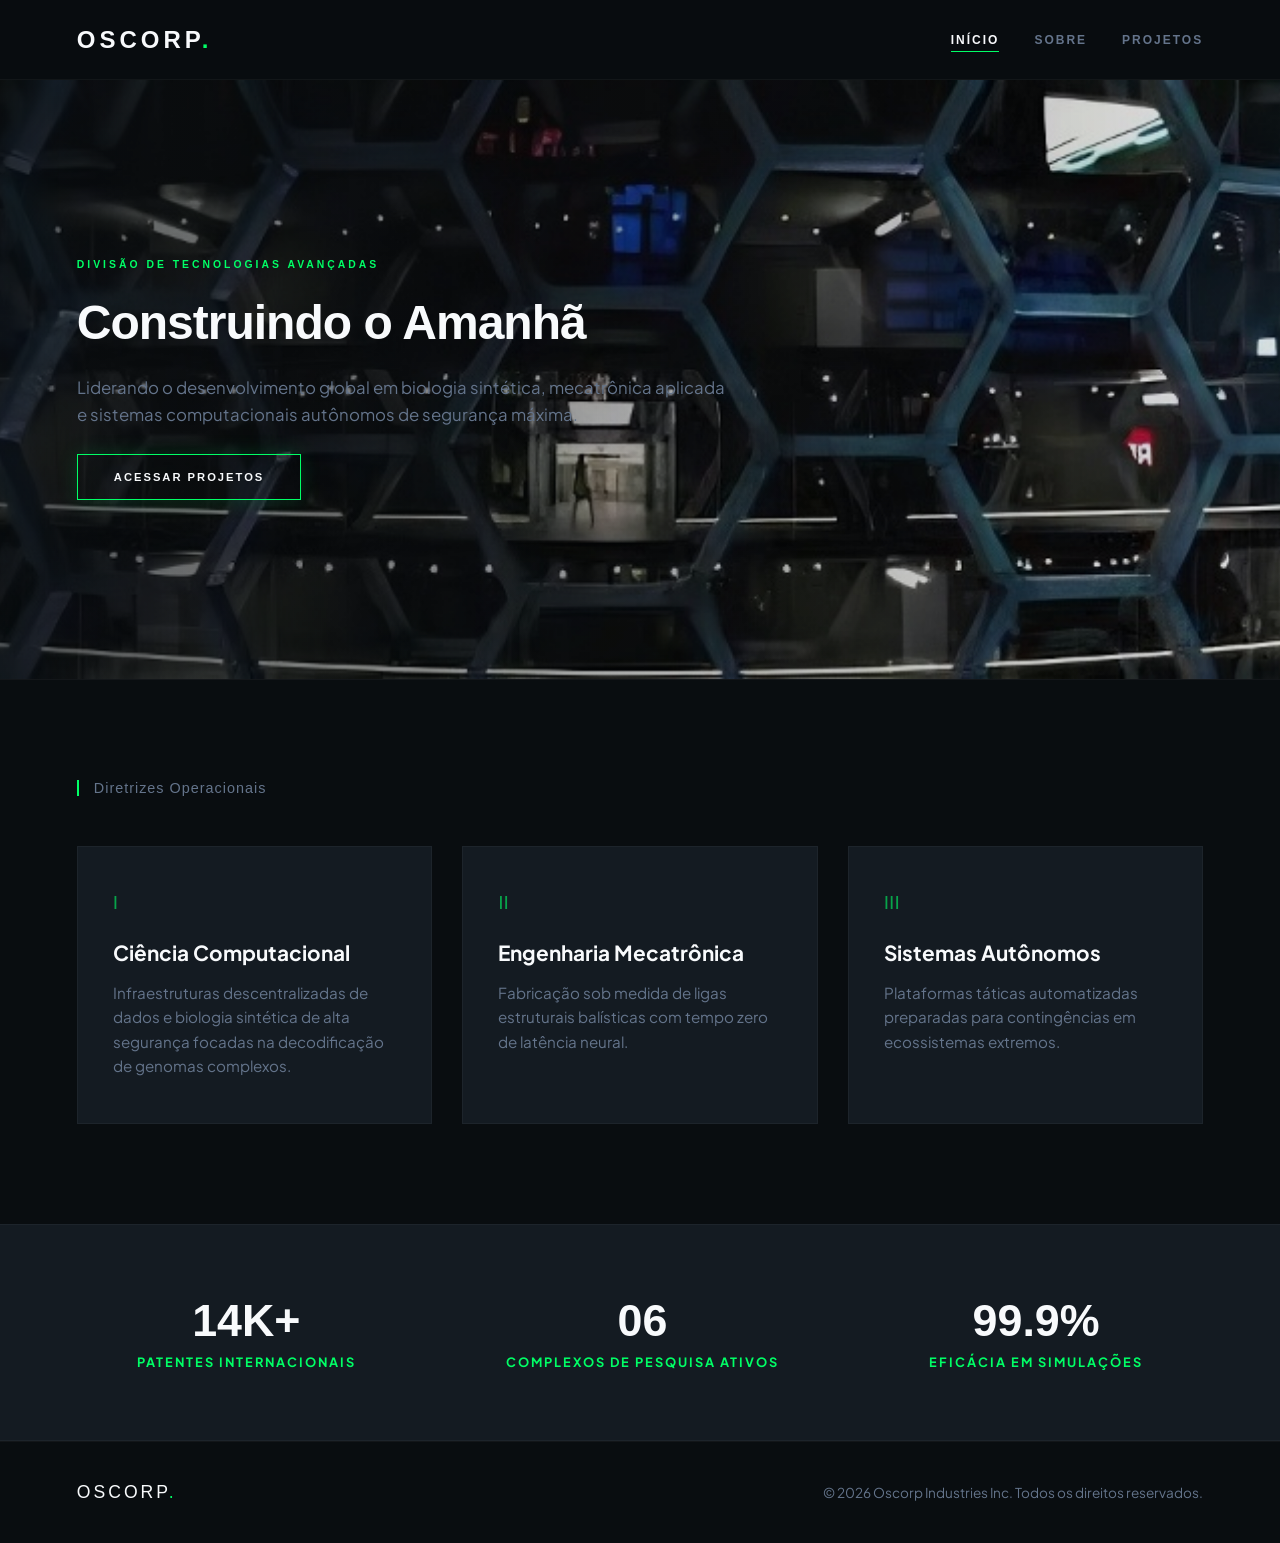
<file: index.html>
<!DOCTYPE html>
<html lang="pt-br">
<head>
    <meta charset="UTF-8">
    <meta name="viewport" content="width=device-width, initial-scale=1.0">
    <title>Oscorp Industries - Início</title>
    <link rel="preconnect" href="https://fonts.googleapis.com">
    <link rel="preconnect" href="https://fonts.gstatic.com" crossorigin>
    <link href="https://fonts.googleapis.com/css2?family=Plus+Jakarta+Sans:wght=400;500;600;700&family=Syncopate:wght=700&display=swap" rel="stylesheet">
    <link rel="stylesheet" href="style.css">
</head>
<body>

    <div class="splash-intro">
        <div class="intro-grid"></div>
        <div class="intro-logo">OSCORP<span>.</span></div>
        <div class="intro-barra"><div class="intro-barra-progresso"></div></div>
        <div class="intro-status"></div>
    </div>

    <div class="oscorp-loader">
        <div class="loader-spinner"></div>
        <div class="loader-text">Segurança de Rede</div>
    </div>

    <nav class="topo">
        <div class="nome-site">OSCORP<span>.</span></div>
        <div class="links-menu">
            <a href="index.html" class="pagina-atual">Início</a>
            <a href="about.html">Sobre</a>
            <a href="research.html">Projetos</a>
        </div>
    </nav>

    <header class="banner">
        <div class="quadro-foto">
            <img src="./img/5.jpeg" 
                 alt="Banner Desktop - Indústria" 
                 class="desktop">

            <img src="./img/6.jpeg" 
                 alt="Banner Tablet - Equipe" 
                 class="tablet">

            <img src="./img/7.jpeg" 
                 alt="Banner Mobile - Placas Eletrônicas" 
                 class="mobile">
        </div>
        
        <div class="fundo-escuro"></div>

        <div class="texto-banner">
            <span class="etiqueta">Divisão de Tecnologias Avançadas</span>
            <h1>Construindo o Amanhã</h1>
            <p>Liderando o desenvolvimento global em biologia sintética, mecatrônica aplicada e sistemas computacionais autônomos de segurança máxima.</p>
            <a href="research.html" class="botao-acao">Acessar Projetos</a>
        </div>
    </header>

    <section class="secao-valores">
        <div class="titulo-bloco">Diretrizes Operacionais</div>
        <div class="grade-valores">
            <div class="cartao-valor">
                <div class="icone-valor">I</div>
                <h3>Ciência Computacional</h3>
                <p>Infraestruturas descentralizadas de dados e biologia sintética de alta segurança focadas na decodificação de genomas complexos.</p>
            </div>
            <div class="cartao-valor">
                <div class="icone-valor">II</div>
                <h3>Engenharia Mecatrônica</h3>
                <p>Fabricação sob medida de ligas estruturais balísticas com tempo zero de latência neural.</p>
            </div>
            <div class="cartao-valor">
                <div class="icone-valor">III</div>
                <h3>Sistemas Autônomos</h3>
                <p>Plataformas táticas automatizadas preparadas para contingências em ecossistemas extremos.</p>
            </div>
        </div>
    </section>

    <section class="secao-numeros">
        <div class="bloco-numero">
            <div class="grande-dado">14K+</div>
            <div class="legenda-dado">Patentes Internacionais</div>
        </div>
        <div class="bloco-numero">
            <div class="grande-dado">06</div>
            <div class="legenda-dado">Complexos de Pesquisa Ativos</div>
        </div>
        <div class="bloco-numero">
            <div class="grande-dado">99.9%</div>
            <div class="legenda-dado">Eficácia em Simulações</div>
        </div>
    </section>

    <footer class="rodape">
        <div class="conteudo-rodape">
            <div class="marca-rodape">OSCORP<span>.</span></div>
            <p>&copy; 2026 Oscorp Industries Inc. Todos os direitos reservados.</p>
        </div>
    </footer>

</body>
</html>
</file>
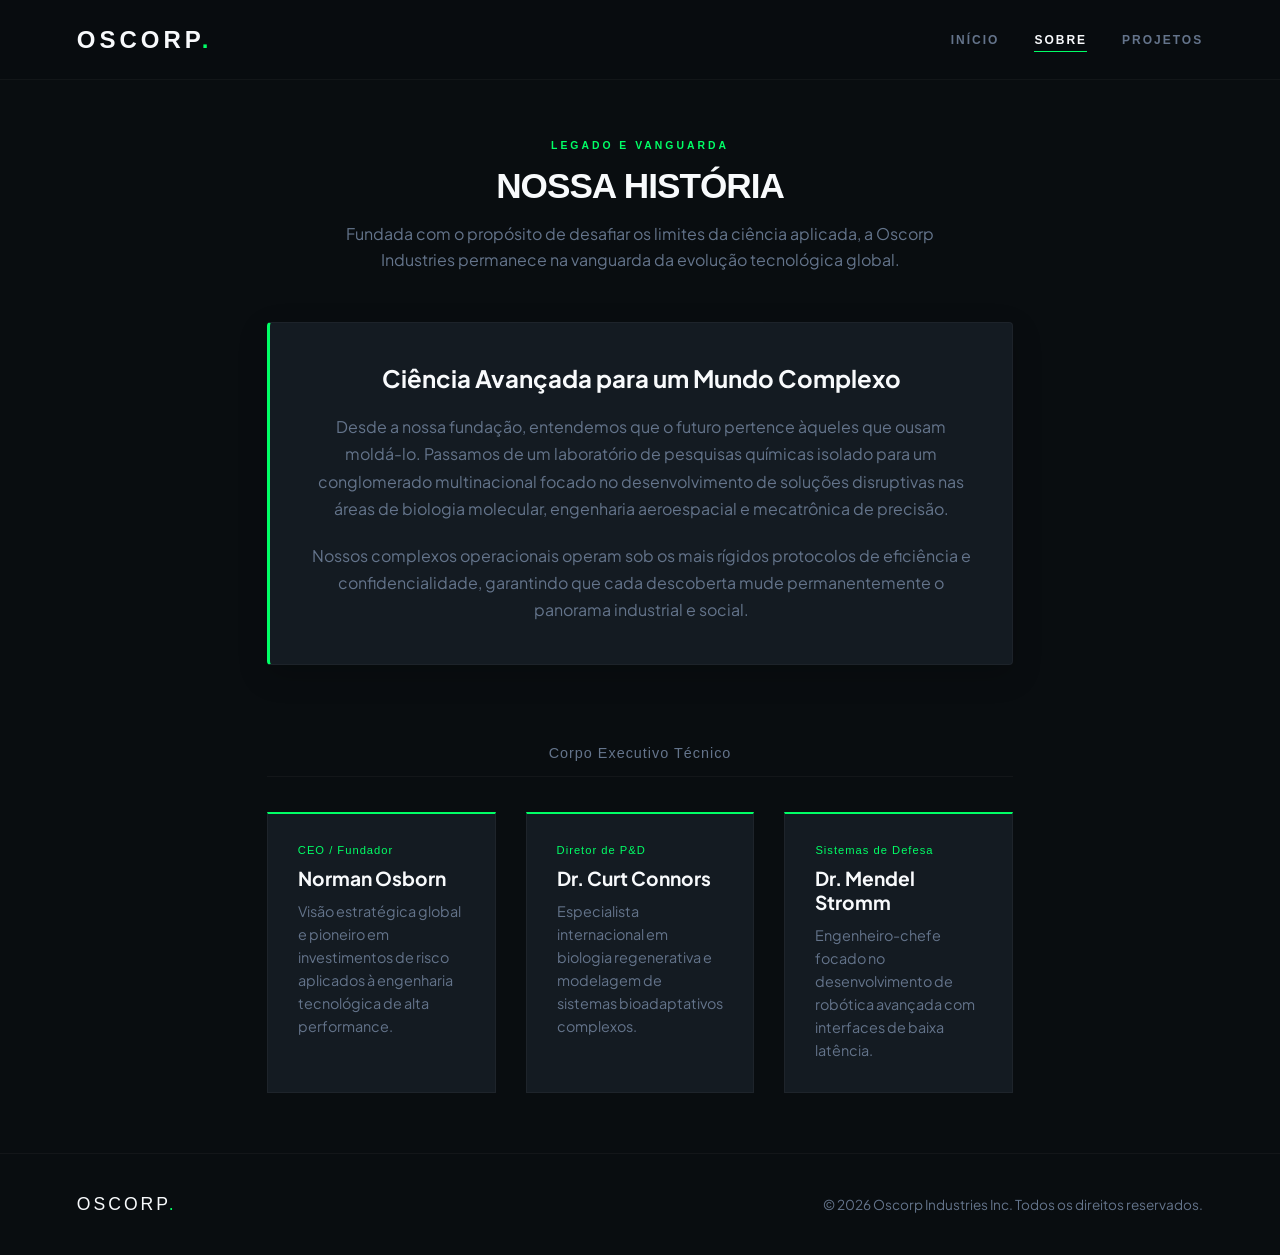
<file: about.html>
<!DOCTYPE html>
<html lang="pt-br">
<head>
    <meta charset="UTF-8">
    <meta name="viewport" content="width=device-width, initial-scale=1.0">
    <title>Oscorp Industries - Sobre</title>
    <link rel="preconnect" href="https://fonts.googleapis.com">
    <link rel="preconnect" href="https://fonts.gstatic.com" crossorigin>
    <link href="https://fonts.googleapis.com/css2?family=Plus+Jakarta+Sans:wght=400;500;600;700&family=Syncopate:wght=700&display=swap" rel="stylesheet">
    <link rel="stylesheet" href="about.css">
</head>
<body>

    <div class="oscorp-loader">
        <div class="loader-spinner"></div>
        <div class="loader-text">Acessando Diretórios Corporativos</div>
    </div>

    <nav class="topo">
        <div class="nome-site">OSCORP<span>.</span></div>
        <div class="links-menu">
            <a href="index.html">Início</a>
            <a href="about.html" class="pagina-atual">Sobre</a>
            <a href="research.html">Projetos</a>
        </div>
    </nav>

    <main class="conteudo-institucional">
        <header class="cabecalho-secao">
            <span class="etiqueta">Legado e Vanguarda</span>
            <h1>Nossa História</h1>
            <p>Fundada com o propósito de desafiar os limites da ciência aplicada, a Oscorp Industries permanece na vanguarda da evolução tecnológica global.</p>
        </header>

        <section class="secao-texto-imagem">
            <div class="bloco-texto">
                <h2>Ciência Avançada para um Mundo Complexo</h2>
                <p>Desde a nossa fundação, entendemos que o futuro pertence àqueles que ousam moldá-lo. Passamos de um laboratório de pesquisas químicas isolado para um conglomerado multinacional focado no desenvolvimento de soluções disruptivas nas áreas de biologia molecular, engenharia aeroespacial e mecatrônica de precisão.</p>
                <p>Nossos complexos operacionais operam sob os mais rígidos protocolos de eficiência e confidencialidade, garantindo que cada descoberta mude permanentemente o panorama industrial e social.</p>
            </div>
        </section>

        <section class="secao-lideranca">
            <div class="titulo-bloco-lideres">Corpo Executivo Técnico</div>
            <div class="grade-lideres">
                <div class="cartao-lider">
                    <div class="detalhe-cargo">CEO / Fundador</div>
                    <h3>Norman Osborn</h3>
                    <p>Visão estratégica global e pioneiro em investimentos de risco aplicados à engenharia tecnológica de alta performance.</p>
                </div>
                <div class="cartao-lider">
                    <div class="detalhe-cargo">Diretor de P&D</div>
                    <h3>Dr. Curt Connors</h3>
                    <p>Especialista internacional em biologia regenerativa e modelagem de sistemas bioadaptativos complexos.</p>
                </div>
                <div class="cartao-lider">
                    <div class="detalhe-cargo">Sistemas de Defesa</div>
                    <h3>Dr. Mendel Stromm</h3>
                    <p>Engenheiro-chefe focado no desenvolvimento de robótica avançada com interfaces de baixa latência.</p>
                </div>
            </div>
        </section>
    </main>

    <footer class="rodape">
        <div class="conteudo-rodape">
            <div class="marca-rodape">OSCORP<span>.</span></div>
            <p>&copy; 2026 Oscorp Industries Inc. Todos os direitos reservados.</p>
        </div>
    </footer>

</body>
</html>
</file>
<file: style.css>
:root {
  --font-header: "Syncopate", sans-serif;
  --font-main: "Plus Jakarta Sans", sans-serif;
  --bg-main: #090d10;
  --bg-panel: #141b22;
  --accent-green: #00ff66;
  --accent-glow: rgba(0, 255, 102, 0.15);
  --border-subtle: rgba(255, 255, 255, 0.04);
  --text-primary: #f8fafc;
  --text-muted: #64748b;
}

* {
  margin: 0;
  padding: 0;
  box-sizing: border-box;
}

body {
  background-color: var(--bg-main);
  color: var(--text-primary);
  font-family: var(--font-main);
  overflow-x: hidden;
  padding-top: 80px;
  min-height: 100vh;
  display: flex;
  flex-direction: column;
}

.oscorp-loader {
  position: fixed;
  top: 0;
  left: 0;
  width: 100%;
  height: 100%;
  background-color: var(--bg-main);
  z-index: 9999;
  display: flex;
  flex-direction: column;
  justify-content: center;
  align-items: center;
  gap: 20px;
  animation: sumirLoader 0.5s ease forwards 3.5s;
}

.loader-spinner {
  width: 40px;
  height: 40px;
  border: 2px solid rgba(0, 255, 102, 0.05);
  border-top-color: var(--accent-green);
  border-radius: 50%;
  animation: rodar 1s linear infinite;
}

.loader-text {
  font-family: var(--font-header);
  font-size: 0.65rem;
  color: var(--accent-green);
  letter-spacing: 2px;
  text-transform: uppercase;
}

.topo {
  position: fixed;
  top: 0;
  left: 0;
  width: 100%;
  height: 80px;
  background-color: rgba(9, 13, 16, 0.9);
  backdrop-filter: blur(12px);
  -webkit-backdrop-filter: blur(12px);
  border-bottom: 1px solid var(--border-subtle);
  display: flex;
  justify-content: space-between;
  align-items: center;
  padding: 0 6%;
  z-index: 2000;
}

.nome-site {
  font-family: var(--font-header);
  font-size: 1.5rem;
  font-weight: 700;
  letter-spacing: 4px;
  color: var(--text-primary);
}

.nome-site span {
  color: var(--accent-green);
}

.links-menu {
  display: flex;
  gap: 35px;
}

.links-menu a {
  text-decoration: none;
  color: var(--text-muted);
  font-family: var(--font-header);
  font-size: 0.75rem;
  font-weight: 700;
  letter-spacing: 2px;
  text-transform: uppercase;
  transition: color 0.3s ease;
  position: relative;
  padding: 5px 0;
}

.links-menu a::after {
  content: "";
  position: absolute;
  bottom: 0;
  left: 0;
  width: 0;
  height: 1px;
  background-color: var(--accent-green);
  transition: width 0.3s ease;
}

.links-menu a:hover::after,
.links-menu a.pagina-atual::after {
  width: 100%;
}

.links-menu a:hover,
.links-menu a.pagina-atual {
  color: var(--text-primary);
}

.banner {
  position: relative;
  min-height: 600px;
  display: flex;
  align-items: center;
  padding: 0 6%;
  overflow: hidden;
  border-bottom: 1px solid var(--border-subtle);
}

.quadro-foto {
  position: absolute;
  top: 0;
  left: 0;
  width: 100%;
  height: 100%;
  z-index: 1;
}

.quadro-foto img {
  width: 100%;
  height: 100%;
  object-fit: cover;
  object-position: center;
  image-rendering: auto;
  will-change: transform;
}

.fundo-escuro {
  position: absolute;
  top: 0;
  left: 0;
  width: 100%;
  height: 100%;
  background: linear-gradient(
    90deg,
    rgba(9, 13, 16, 0.7) 0%,
    rgba(9, 13, 16, 0.3) 55%,
    rgba(9, 13, 16, 0.1) 100%
  );
  z-index: 2;
}

.desktop {
  display: block;
}
.tablet {
  display: none;
}
.mobile {
  display: none;
}

.texto-banner {
  position: relative;
  z-index: 3;
  max-width: 650px;
  display: flex;
  flex-direction: column;
  gap: 25px;
}

.etiqueta {
  font-family: var(--font-header);
  color: var(--accent-green);
  font-size: 0.65rem;
  letter-spacing: 3px;
  font-weight: 700;
  text-transform: uppercase;
}

.texto-banner h1 {
  font-family: var(--font-header);
  font-size: 3rem;
  line-height: 1.15;
  letter-spacing: -1px;
}

.texto-banner p {
  color: var(--text-muted);
  font-size: 1.05rem;
  line-height: 1.6;
}

.botao-acao {
  align-self: flex-start;
  padding: 16px 36px;
  background-color: transparent;
  border: 1px solid var(--accent-green);
  color: var(--text-primary);
  font-family: var(--font-header);
  font-size: 0.7rem;
  font-weight: 700;
  text-transform: uppercase;
  letter-spacing: 2px;
  text-decoration: none;
  transition: all 0.3s ease;
  box-shadow: 0 0 20px var(--accent-glow);
}

.botao-acao:hover {
  background-color: var(--accent-green);
  color: var(--bg-main);
  box-shadow: 0 0 35px rgba(0, 255, 102, 0.4);
  transform: translateY(-2px);
}

.secao-valores {
  padding: 100px 6%;
  max-width: 1400px;
  width: 100%;
  margin: 0 auto;
}

.titulo-bloco {
  font-family: var(--font-header);
  font-size: 0.9rem;
  color: var(--text-muted);
  margin-bottom: 50px;
  border-left: 2px solid var(--accent-green);
  padding-left: 15px;
  letter-spacing: 1px;
}

.grade-valores {
  display: grid;
  grid-template-columns: repeat(3, 1fr);
  gap: 30px;
}

.cartao-valor {
  background-color: var(--bg-panel);
  border: 1px solid var(--border-subtle);
  padding: 45px 35px;
  transition: transform 0.3s ease, border-color 0.3s ease;
}

.cartao-valor:hover {
  transform: translateY(-5px);
  border-color: rgba(0, 255, 102, 0.2);
}

.icone-valor {
  font-family: var(--font-header);
  font-size: 1.2rem;
  color: var(--accent-green);
  margin-bottom: 25px;
  opacity: 0.6;
}

.cartao-valor h3 {
  font-size: 1.3rem;
  font-weight: 700;
  margin-bottom: 15px;
}

.cartao-valor p {
  color: var(--text-muted);
  font-size: 0.95rem;
  line-height: 1.6;
}

.secao-numeros {
  background-color: var(--bg-panel);
  border-top: 1px solid var(--border-subtle);
  border-bottom: 1px solid var(--border-subtle);
  padding: 70px 6%;
  display: flex;
  justify-content: space-around;
  text-align: center;
  gap: 30px;
}

.grande-dado {
  font-family: var(--font-header);
  font-size: 2.8rem;
  color: var(--text-primary);
  font-weight: 700;
  margin-bottom: 8px;
}

.legenda-dado {
  font-size: 0.8rem;
  color: var(--accent-green);
  text-transform: uppercase;
  letter-spacing: 2px;
  font-weight: 700;
}

.rodape {
  background-color: var(--bg-main);
  border-top: 1px solid var(--border-subtle);
  padding: 40px 6%;
  margin-top: auto;
}

.conteudo-rodape {
  max-width: 1400px;
  margin: 0 auto;
  display: flex;
  justify-content: space-between;
  align-items: center;
  gap: 20px;
}

.marca-rodape {
  font-family: var(--font-header);
  font-size: 1.1rem;
  letter-spacing: 3px;
}

.marca-rodape span {
  color: var(--accent-green);
}

.rodape p {
  color: var(--text-muted);
  font-size: 0.85rem;
}

@keyframes rodar { to { transform: rotate(360deg); } }
@keyframes surgirTexto { to { opacity: 1; letter-spacing: 6px; } }
@keyframes logStatus {
  33% { content: "Inicializando Protocolos de Segurança..."; }
  66% { content: "Sincronizando Redes Neurais da Oscorp..."; }
  100% { content: "Acesso Concedido. Conexão Segura."; }
}
@keyframes recolherPainel { to { transform: translateY(-100%); visibility: hidden; } }
@keyframes sumirLoader { to { opacity: 0; pointer-events: none; visibility: hidden; } }

.splash-intro {
  position: fixed;
  top: 0;
  left: 0;
  width: 100%;
  height: 100%;
  background-color: #050709;
  z-index: 99999;
  display: flex;
  flex-direction: column;
  justify-content: center;
  align-items: center;
  animation: recolherPainel 0.6s cubic-bezier(0.85, 0, 0.15, 1) forwards 3.5s;
}

.intro-grid {
  position: absolute;
  top: 0;
  left: 0;
  width: 100%;
  height: 100%;
  background-image: linear-gradient(rgba(255,255,255,0.01) 1px, transparent 1px), linear-gradient(90deg, rgba(255,255,255,0.01) 1px, transparent 1px);
  background-size: 40px 40px;
  opacity: 0.5;
}

.intro-logo {
  font-family: "Syncopate", sans-serif;
  font-size: 2rem;
  font-weight: 700;
  letter-spacing: 12px;
  color: #f8fafc;
  opacity: 0;
  animation: surgirTexto 0.8s ease forwards 0.5s;
  position: relative;
  z-index: 2;
}

.intro-logo span {
  color: #00ff66;
}

.intro-status {
  font-family: monospace;
  font-size: 0.75rem;
  color: #64748b;
  margin-top: 30px;
  height: 20px;
  position: relative;
  z-index: 2;
}

.intro-status::after {
  content: "";
  animation: logStatus 2.5s steps(3) forwards 0.5s;
}

.intro-barra {
  width: 200px;
  height: 1px;
  background-color: rgba(255, 255, 255, 0.05);
  margin-top: 15px;
  position: relative;
  z-index: 2;
}

.intro-barra-progresso {
  height: 100%;
  width: 0;
  background-color: #00ff66;
  box-shadow: 0 0 10px #00ff66;
  animation: carregarBarra 2.5s ease forwards 0.5s;
}

@keyframes carregarBarra {
  to { width: 100%; }
}

@media (max-width: 1024px) {
  .desktop {
    display: none;
  }
  .tablet {
    display: block;
  }
  .mobile {
    display: none;
  }
  .topo,
  .secao-valores,
  .secao-numeros,
  .rodape {
    padding-left: 5%;
    padding-right: 5%;
  }
  .banner {
    min-height: 500px;
  }
  .fundo-escuro {
    background: linear-gradient(
      90deg,
      rgba(9, 13, 16, 0.85) 0%,
      rgba(9, 13, 16, 0.5) 60%,
      rgba(9, 13, 16, 0.1) 100%
    );
  }
  .grade-valores {
    grid-template-columns: repeat(2, 1fr);
  }
  .cartao-valor:nth-child(3) {
    grid-column: 1 / span 2;
    max-width: 600px;
    margin: 0 auto;
    width: 100%;
  }
}

@media (max-width: 768px) {
  .tablet {
    display: none;
  }
  .mobile {
    display: block;
  }
  body {
    padding-top: 130px;
  }
  .topo {
    height: auto;
    padding: 20px 15px;
    flex-direction: column;
    gap: 15px;
    text-align: center;
  }
  .nome-site {
    font-size: 1.25rem;
    letter-spacing: 3px;
  }
  .links-menu {
    width: 100%;
    justify-content: center;
    flex-wrap: wrap;
    gap: 12px 18px;
  }
  .links-menu a {
    font-size: 0.75rem;
    letter-spacing: 1px;
    padding: 3px 0;
  }
  .banner {
    padding: 60px 24px;
    min-height: 480px;
    text-align: center;
  }
  .fundo-escuro {
    background: linear-gradient(
      180deg,
      rgba(9, 13, 16, 0.7) 0%,
      rgba(9, 13, 16, 0.5) 100%
    );
  }
  .texto-banner {
    align-items: center;
    margin: 0 auto;
  }
  .texto-banner h1 {
    font-size: 1.8rem;
    line-height: 1.3;
  }
  .texto-banner p {
    font-size: 1rem;
    line-height: 1.6;
  }
  .botao-acao {
    align-self: center;
  }
  .grade-valores {
    grid-template-columns: 1fr;
  }
  .cartao-valor:nth-child(3) {
    grid-column: auto;
    max-width: none;
    margin: 0;
    width: 100%;
  }
  .secao-numeros {
    flex-direction: column;
    gap: 45px;
  }
  .conteudo-rodape {
    flex-direction: column;
    text-align: center;
  }
}
</file>
<file: about.css>
:root {
  --font-header: "Syncopate", sans-serif;
  --font-main: "Plus Jakarta Sans", sans-serif;
  --bg-main: #090d10;
  --bg-panel: #141b22;
  --accent-green: #00ff66;
  --accent-glow: rgba(0, 255, 102, 0.15);
  --border-subtle: rgba(255, 255, 255, 0.04);
  --text-primary: #f8fafc;
  --text-muted: #64748b;
}

* {
  margin: 0;
  padding: 0;
  box-sizing: border-box;
}

.etiqueta {
  font-family: var(--font-header);
  color: var(--accent-green);
  font-size: 0.65rem;
  letter-spacing: 3px;
  font-weight: 700;
  text-transform: uppercase;
}

body {
  background-color: var(--bg-main);
  color: var(--text-primary);
  font-family: var(--font-main);
  overflow-x: hidden;
  padding-top: 80px;
  min-height: 100vh;
  display: flex;
  flex-direction: column;
}

.oscorp-loader {
  position: fixed;
  top: 0;
  left: 0;
  width: 100%;
  height: 100%;
  background-color: var(--bg-main);
  z-index: 9999;
  display: flex;
  flex-direction: column;
  justify-content: center;
  align-items: center;
  gap: 20px;
  animation: sumirLoader 0.5s ease forwards 3.5s;
}

.loader-spinner {
  width: 40px;
  height: 40px;
  border: 2px solid rgba(0, 255, 102, 0.05);
  border-top-color: var(--accent-green);
  border-radius: 50%;
  animation: rodar 1s linear infinite;
}

.loader-text {
  font-family: var(--font-header);
  font-size: 0.65rem;
  color: var(--accent-green);
  letter-spacing: 2px;
  text-transform: uppercase;
}

.topo {
  position: fixed;
  top: 0;
  left: 0;
  width: 100%;
  height: 80px;
  background-color: rgba(9, 13, 16, 0.9);
  backdrop-filter: blur(12px);
  -webkit-backdrop-filter: blur(12px);
  border-bottom: 1px solid var(--border-subtle);
  display: flex;
  justify-content: space-between;
  align-items: center;
  padding: 0 6%;
  z-index: 2000;
}

.nome-site {
  font-family: var(--font-header);
  font-size: 1.5rem;
  font-weight: 700;
  letter-spacing: 4px;
  color: var(--text-primary);
}

.nome-site span {
  color: var(--accent-green);
}

.links-menu {
  display: flex;
  gap: 35px;
}

.links-menu a {
  text-decoration: none;
  color: var(--text-muted);
  font-family: var(--font-header);
  font-size: 0.75rem;
  font-weight: 700;
  letter-spacing: 2px;
  text-transform: uppercase;
  transition: color 0.3s ease;
  position: relative;
  padding: 5px 0;
}

.links-menu a::after {
  content: "";
  position: absolute;
  bottom: 0;
  left: 0;
  width: 0;
  height: 1px;
  background-color: var(--accent-green);
  transition: width 0.3s ease;
}

.links-menu a:hover::after,
.links-menu a.pagina-atual::after {
  width: 100%;
}

.links-menu a:hover,
.links-menu a.pagina-atual {
  color: var(--text-primary);
}

.conteudo-institucional {
  padding: 60px 6%;
  max-width: 900px;
  width: 100%;
  margin: 0 auto;
  flex: 1;
}

.cabecalho-secao {
  text-align: center;
  margin-bottom: 50px;
  display: flex;
  flex-direction: column;
  align-items: center;
  gap: 15px;
}

.cabecalho-secao h1 {
  font-family: var(--font-header);
  font-size: 2.2rem;
  text-transform: uppercase;
  letter-spacing: -1px;
}

.cabecalho-secao p {
  font-size: 1rem;
  color: var(--text-muted);
  max-width: 650px;
  line-height: 1.6;
}

.secao-texto-imagem {
  display: block;
  margin-bottom: 80px;
}

.bloco-texto {
  background-color: var(--bg-panel);
  border: 1px solid var(--border-subtle);
  border-left: 3px solid var(--accent-green);
  padding: 40px;
  border-radius: 4px;
  text-align: center;
  box-shadow: 0 10px 30px rgba(0, 0, 0, 0.2);
}

.bloco-texto h2 {
  font-size: 1.5rem;
  margin-bottom: 20px;
  font-weight: 700;
  color: var(--text-primary);
}

.bloco-texto p {
  color: var(--text-muted);
  font-size: 1rem;
  line-height: 1.7;
  margin-bottom: 20px;
  max-width: 750px;
  margin-left: auto;
  margin-right: auto;
}

.bloco-texto p:last-child {
  margin-bottom: 0;
}

.titulo-bloco-lideres {
  font-family: var(--font-header);
  font-size: 0.9rem;
  margin-bottom: 35px;
  text-align: center;
  color: var(--text-muted);
  border-bottom: 1px solid var(--border-subtle);
  padding-bottom: 15px;
  letter-spacing: 1px;
}

.grade-lideres {
  display: grid;
  grid-template-columns: repeat(3, 1fr);
  gap: 30px;
}

.cartao-lider {
  background-color: var(--bg-panel);
  padding: 30px;
  border: 1px solid var(--border-subtle);
  border-top: 2px solid var(--accent-green);
  text-align: left;
  transition: transform 0.3s ease, border-color 0.3s ease;
}

.cartao-lider:hover {
  transform: translateY(-5px);
  border-color: rgba(0, 255, 102, 0.2);
}

.detalhe-cargo {
  font-size: 0.7rem;
  color: var(--accent-green);
  font-family: var(--font-header);
  letter-spacing: 1px;
  margin-bottom: 10px;
}

.cartao-lider h3 {
  font-size: 1.2rem;
  margin-bottom: 10px;
  font-weight: 700;
}

.cartao-lider p {
  color: var(--text-muted);
  font-size: 0.9rem;
  line-height: 1.6;
}

.rodape {
  background-color: var(--bg-main);
  border-top: 1px solid var(--border-subtle);
  padding: 40px 6%;
  margin-top: auto;
}

.conteudo-rodape {
  max-width: 1400px;
  margin: 0 auto;
  display: flex;
  justify-content: space-between;
  align-items: center;
  gap: 20px;
}

.marca-rodape {
  font-family: var(--font-header);
  font-size: 1.1rem;
  letter-spacing: 3px;
}

.marca-rodape span {
  color: var(--accent-green);
}

.rodape p {
  color: var(--text-muted);
  font-size: 0.85rem;
}

@keyframes rodar {
  to { transform: rotate(360deg); }
}

@keyframes sumirLoader {
  to { opacity: 0; pointer-events: none; visibility: hidden; }
}

@media (max-width: 1024px) {
  .topo,
  .conteudo-institucional,
  .rodape {
    padding-left: 5%;
    padding-right: 5%;
  }
  .grade-lideres {
    grid-template-columns: repeat(2, 1fr);
  }
  .cartao-lider:nth-child(3) {
    grid-column: 1 / span 2;
    max-width: 500px;
    margin: 0 auto;
    width: 100%;
  }
}

@media (max-width: 768px) {
  body {
    padding-top: 130px;
  }
  .topo {
    height: auto;
    padding: 20px 15px;
    flex-direction: column;
    gap: 15px;
    text-align: center;
  }
  .nome-site {
    font-size: 1.25rem;
    letter-spacing: 3px;
  }
  .links-menu {
    width: 100%;
    justify-content: center;
    flex-wrap: wrap;
    gap: 12px 18px;
  }
  .links-menu a {
    font-size: 0.75rem;
    letter-spacing: 1px;
    padding: 3px 0;
  }
  .grade-lideres {
    grid-template-columns: 1fr;
  }
  .cartao-lider:nth-child(3) {
    grid-column: auto;
    max-width: none;
    margin: 0;
    width: 100%;
  }
  .conteudo-rodape {
    flex-direction: column;
    text-align: center;
  }
}
</file>
